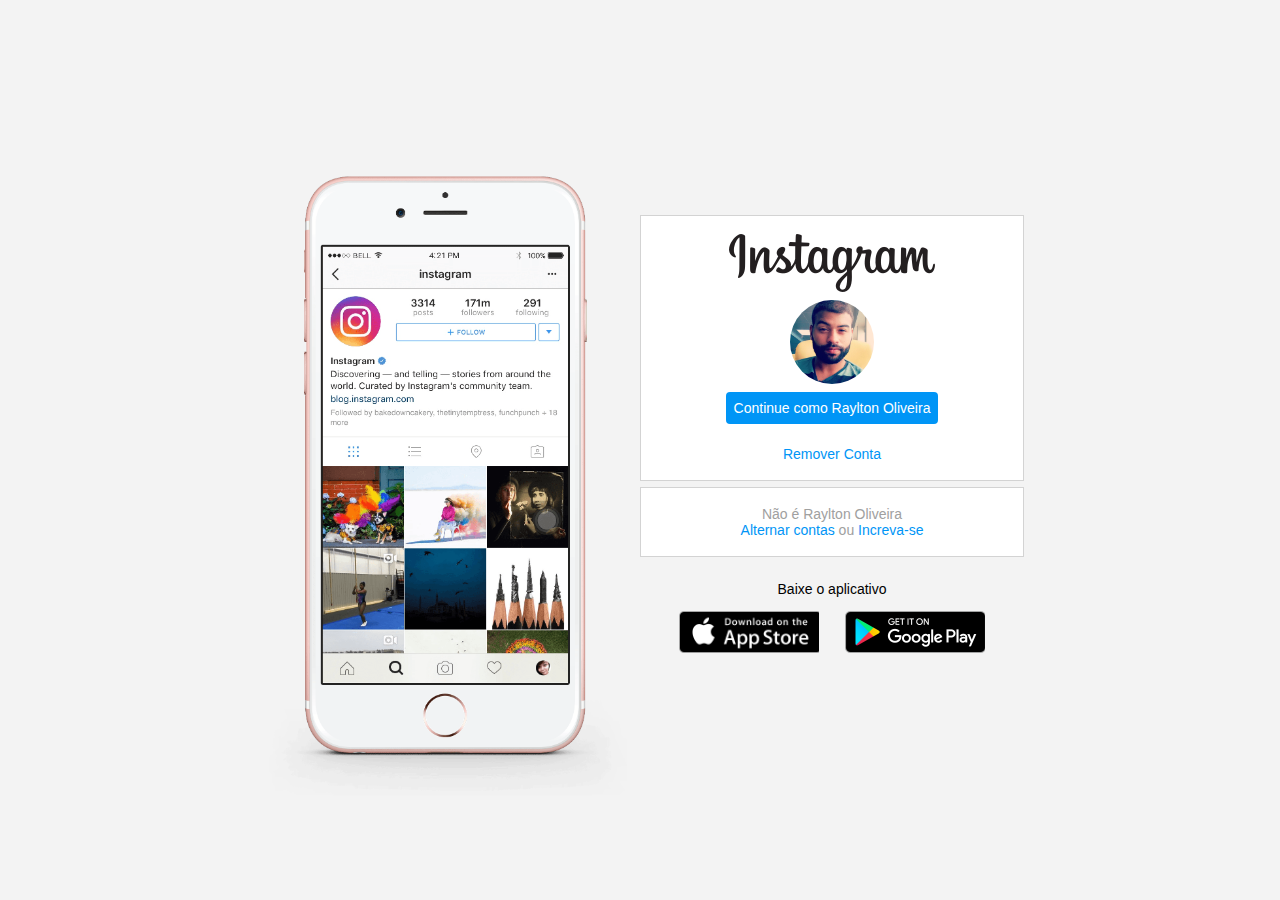
<file: Criando a página inicial do Instagran/assets/index.html>
<!DOCTYPE html>
<html lang="pt-BR">

<head>
    <meta charset="UTF-8">
    <meta http-equiv="X-UA-Compatible" content="IE=edge">
    <meta name="viewport" content="width=device-width, initial-scale=1.0">
    <title>Instagram</title>
    <link rel="stylesheet" href="./css/style.css">
</head>

<body>
    <div class="instagram-wrapper">
        <div class="instagram-phone">
            <img src="img/instagram-celular.png" alt="imagem de celular">
        </div>
        <div class="instagram-continue">
            <div class="group">

                <img src="./img/instagram-logo.png" alt="">
                <div class="profile-photo">
                    <img src="../assets/img/foto.jpg" alt="Foto de perfil">
                </div>
                <a href=" #" class=" instagram-login">Continue como Raylton Oliveira</a>
                <a href="#" class="instagram-logout">Remover Conta</a>
            </div>

            <div class="group">
                <p class="not-account">Não é Raylton Oliveira</p>
                <p class="not-account">
                    <span class="link-blue">Alternar contas</span>
                    ou
                    <span class="link-blue">Increva-se</span>
                </p>
            </div>
            <div class="get-the-app">
                <p class="get-app">Baixe o aplicativo</p>
                <div class="download">
                    <a href="#" class="app-download"></a>
                    <a href="#" class="app-download"></a>

                </div>
            </div>

        </div>
</body>

</html>
</file>
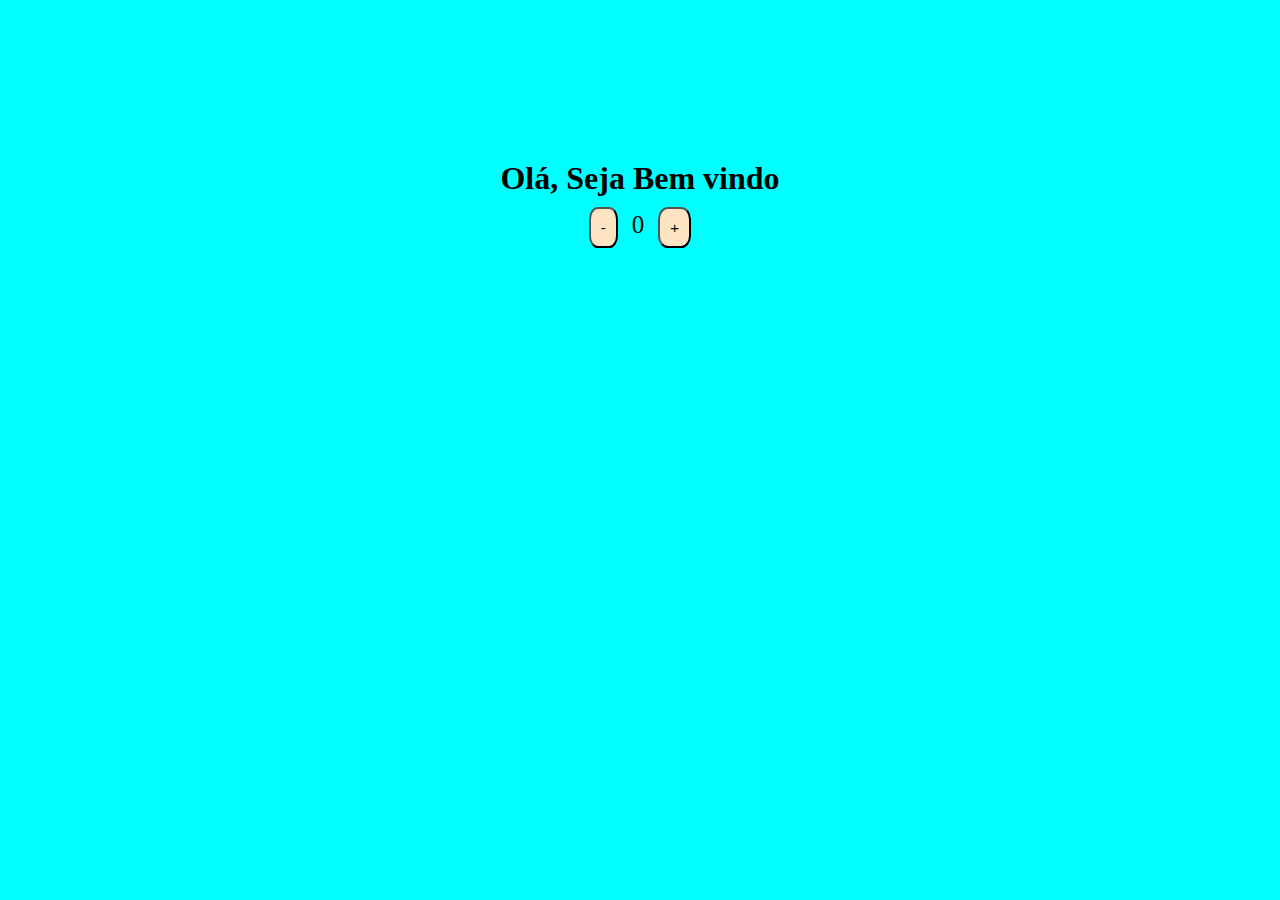
<file: Introdução ao JavaScript/Contador/index.html>
<!DOCTYPE html>
<html lang="pt-br">

<head>
    <meta charset="UTF-8">
    <meta http-equiv="X-UA-Compatible" content="IE=edge">
    <meta name="viewport" content="width=device-width, initial-scale=1.0">
    <title>Contador</title>
    <link rel="stylesheet" href="css/sytle.css">
</head>

<body>
    <div>
        <h1>Olá, Seja Bem vindo</h1>

        <div>
            <button name="subtrair" onclick="decremento()">-</button>
            <span id="contador">0</span>
            <button name="adicionar" onclick="incremento()">+</button>
        </div>

    </div>
    <script src="js/main.js"></script>
</body>

</html>
</file>
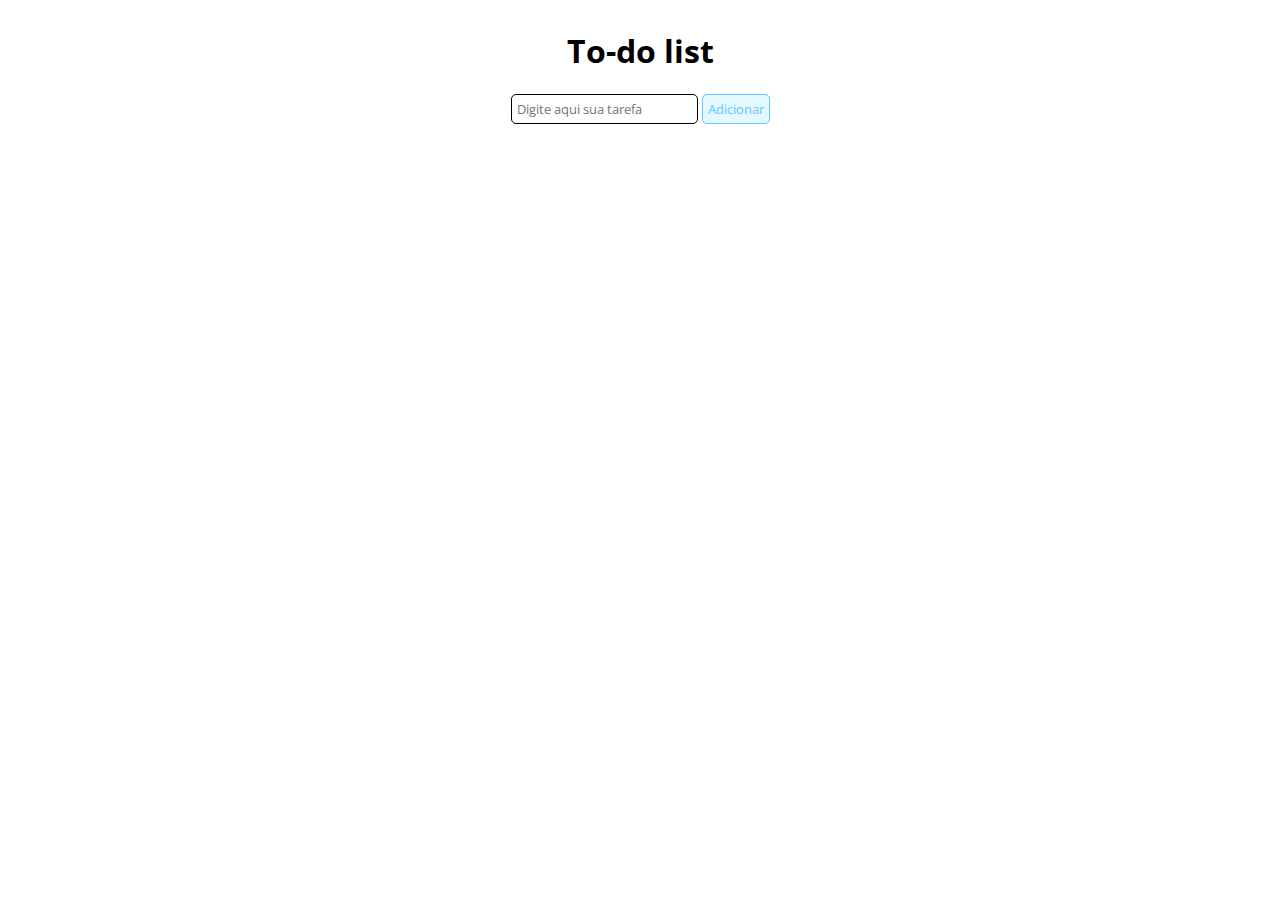
<file: Introdução ao JavaScript/To-do-List/index.html>
<!DOCTYPE html>
<html lang="pt-br">

<head>
    <meta charset="UTF-8">
    <meta http-equiv="X-UA-Compatible" content="IE=edge">
    <meta name="viewport" content="width=device-width, initial-scale=1.0">
    <link rel="stylesheet" href="css/style.css" />
    <title>To-do list</title>
</head>

<body>
    <h1>To-do list</h1>
    <div id="list">
        <form id="task-form">
            <input id="task-input" name="tarefa" type="text" placeholder="Digite aqui sua tarefa" />
            <button type="submit">Adicionar</button>
        </form>
        <div id="tasks"></div>
    </div>

    <script src="js/main.js"></script>
</body>

</html>
</file>
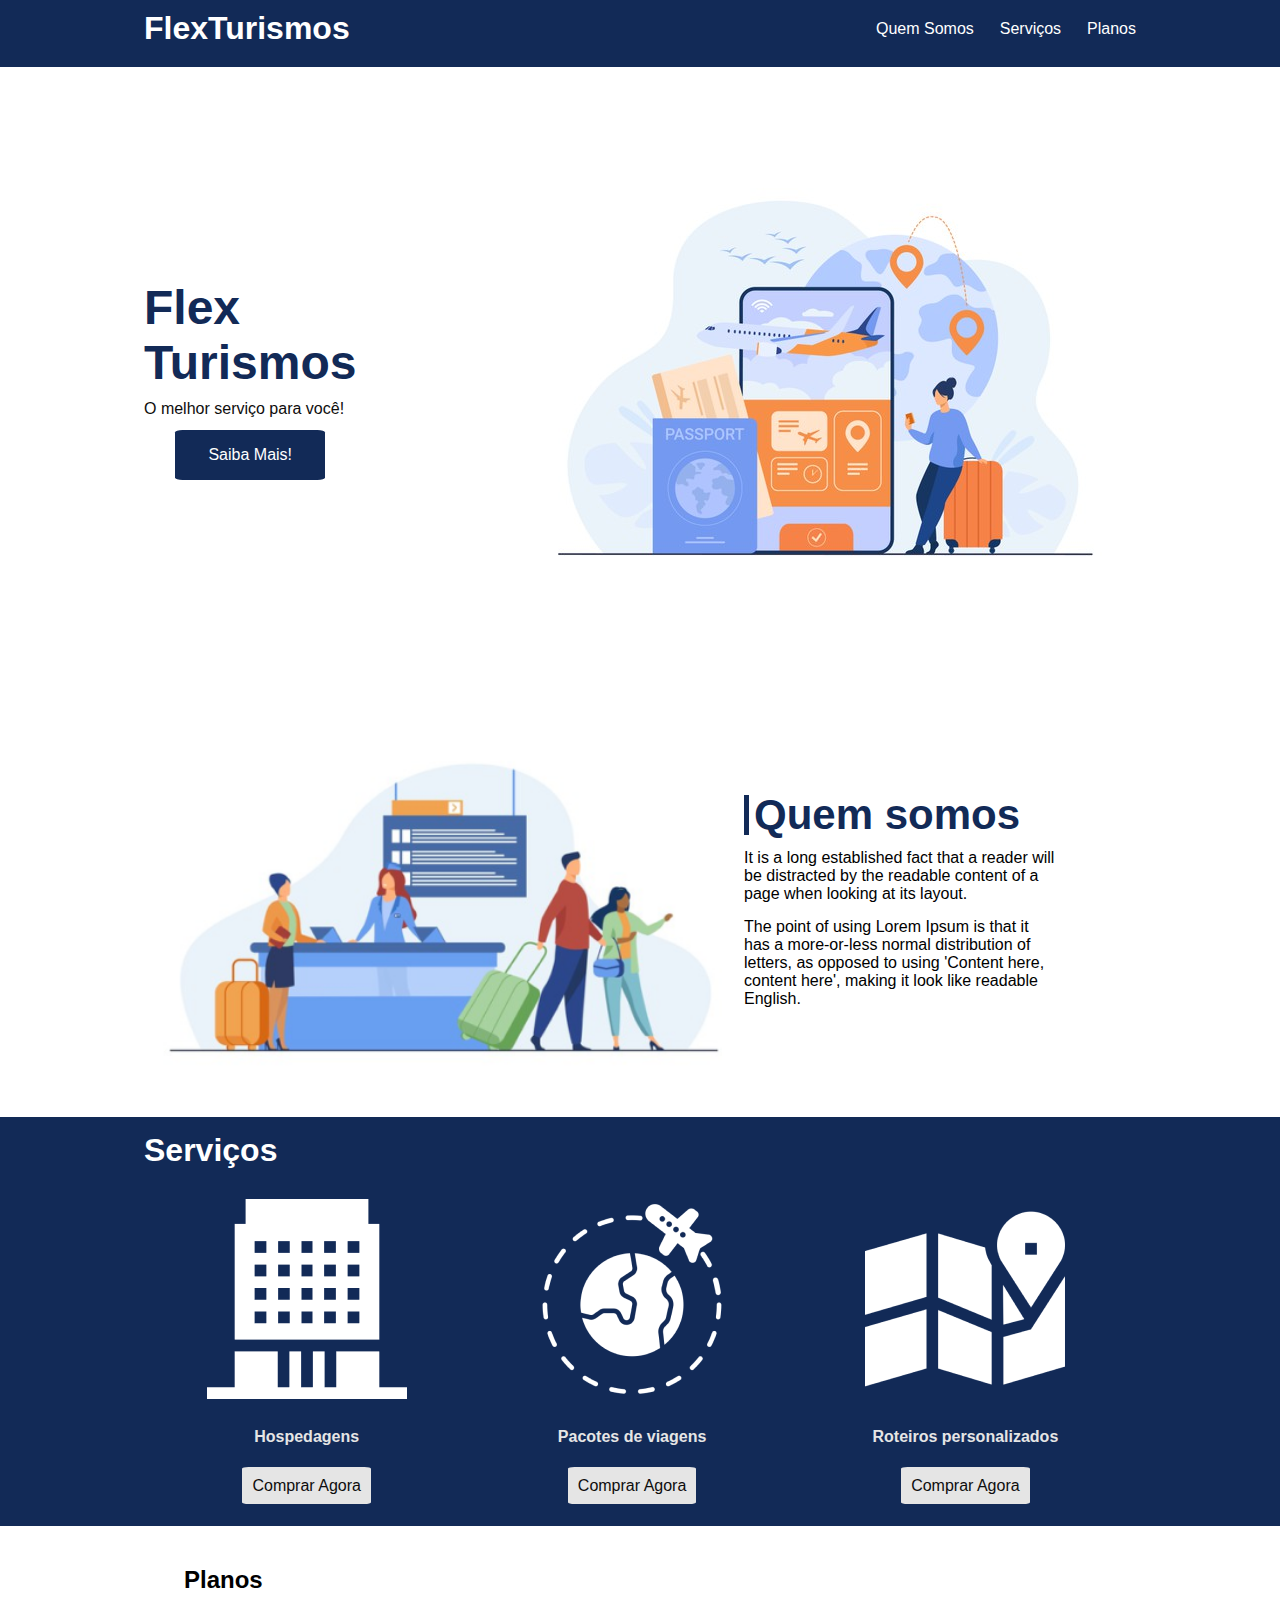
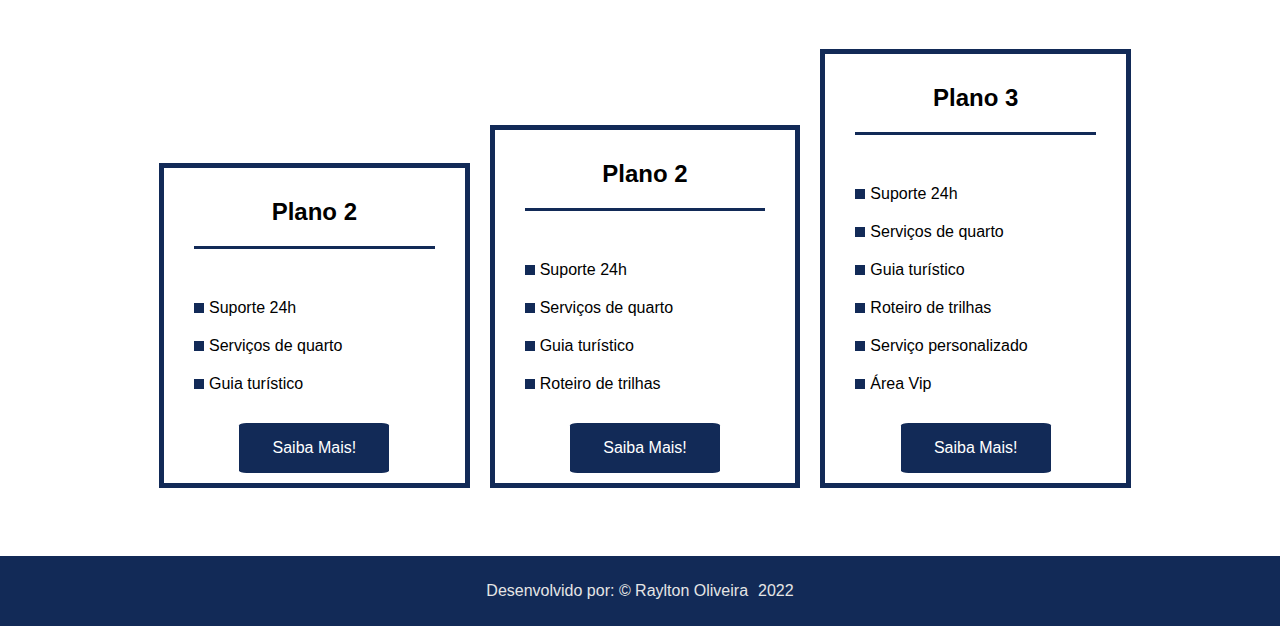
<file: Posicionando Elementos Flexbox CSS/flex-projeto/index.html>
<!DOCTYPE html>
<html lang="pt-br">

<head>
  <meta charset="UTF-8" />
  <meta name="viewport" content="width=device-width, initial-scale=1.0" />
  <title>Flex Turismos</title>
  <link rel="stylesheet" href="./css/style.css" />
  <link rel="stylesheet" href="./css/mediaqueria.css">
</head>

<body>
  <header>
    <div class="flex-container menu">
      <div>
        <h1>FlexTurismos</h1>
      </div>
      <ul class="list-items">
        <li><a href="#quem-somos">Quem Somos</a></li>
        <li><a href="#servicos">Serviços</a></li>
        <li><a href="#planos">Planos</a></li>
      </ul>
    </div>
  </header>

  <div class="flex-container apresentacao">
    <div class="texto-apresentacao">
      <h1><span> Flex</span> <br />Turismos</h1>
      <p>O melhor serviço para você!</p>
      <a href="#" class="btn">Saiba Mais!</a>
    </div>

    <div>
      <div>
        <img src="./images/0-main.png" alt="banner de apresentação" />
      </div>
    </div>
  </div>

  <div class="flex-container" id="quem-somos">
    <div class="titulo-quemSomos">
      <h2>Quem somos</h2>
      <p>
        It is a long established fact that a reader will be distracted by the
        readable content of a page when looking at its layout.
      </p>
      <p>
        The point of using Lorem Ipsum is that it has a more-or-less normal
        distribution of letters, as opposed to using 'Content here, content
        here', making it look like readable English.
      </p>
    </div>
    <div>
      <img class="imagem-quemSomos" src="./images/1-quem-somos.png" alt="balcão de atendimento" />
    </div>
  </div>

  <div class="container-externo">
    <div class="flex-container" id="servicos">
      <h2>Serviços</h2>
    </div>

    <div class="flex-container lista-servicos">
      <div class="items-servicos">
        <div>
          <img src="./images/icon-2.png" alt="hospedagens" />
        </div>
        <p>Hospedagens</p>
        <a href="#" class="btn-servicos">Comprar Agora</a>
      </div>

      <div class="items-servicos">
        <div>
          <img src="./images/icon-1.png" alt="pacote de viagens" />
        </div>
        <p>Pacotes de viagens</p>
        <a href="#" class="btn-servicos">Comprar Agora</a>
      </div>

      <div class="items-servicos">
        <div>
          <img src="./images/icon-3.png" alt="roteiros personalizados" />
        </div>
        <p>Roteiros personalizados</p>
        <a href="#" class="btn-servicos">Comprar Agora</a>
      </div>
    </div>
  </div>

  <div class="flex-container" id="planos">
    <div>
      <h2>Planos</h2>
    </div>
    <div class="lista-planos">
      <div class="item-plano">
        <h3>Plano 2</h3>
        <ul>
          <li>Suporte 24h</li>
          <li>Serviços de quarto</li>
          <li>Guia turístico</li>
        </ul>
        <a href="#" class="btn">Saiba Mais!</a>
      </div>

      <div class="item-plano">
        <h3>Plano 2</h3>
        <ul>
          <li>Suporte 24h</li>
          <li>Serviços de quarto</li>
          <li>Guia turístico</li>
          <li>Roteiro de trilhas</li>
        </ul>
        <a href="#" class="btn">Saiba Mais!</a>
      </div>

      <div class="item-plano">
        <h3>Plano 3</h3>
        <ul>
          <li>Suporte 24h</li>
          <li>Serviços de quarto</li>
          <li>Guia turístico</li>
          <li>Roteiro de trilhas</li>
          <li>Serviço personalizado</li>
          <li>Área Vip</li>
        </ul>
        <a href="#" class="btn">Saiba Mais!</a>
      </div>
    </div>
  </div>

  <footer>
    <div class="flex-container rodape">
      <p>Desenvolvido por: &copy; Raylton Oliveira</p>
      <p> 2022</p>
    </div>
  </footer>
</body>

</html>
</file>
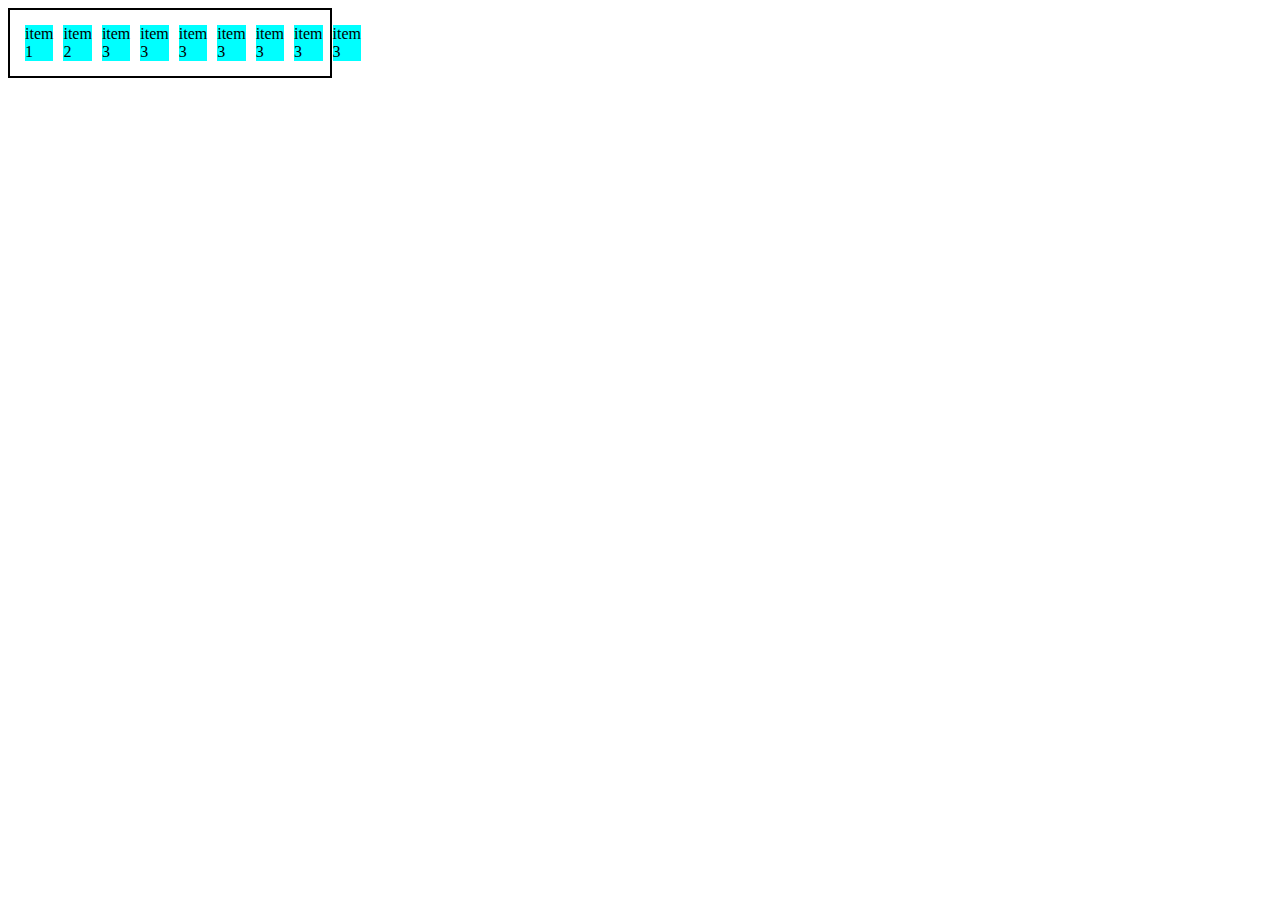
<file: Posicionando Elementos Flexbox CSS/Projeto Flexbox/Aulas/0-display-flex.html>
<!DOCTYPE html>
<html lang="en">

<head>
    <meta charset="UTF-8">
    <meta name="viewport" content="width=device-width, initial-scale=1.0">
    <title>Fundamentos - display flex</title>
    <style>
        .flex {
            max-width: 300px;
            padding: 10px;
            border: 2px solid black;
            display: flex;
        }

        .item {
            background-color: aqua;
            margin: 5px;
        }
    </style>
</head>

<body>
    <div class="flex">
        <div class="item">item 1</div>
        <div class="item">item 2</div>
        <div class="item">item 3</div>
        <div class="item">item 3</div>
        <div class="item">item 3</div>
        <div class="item">item 3</div>
        <div class="item">item 3</div>
        <div class="item">item 3</div>
        <div class="item">item 3</div>
    </div>
</body>

</html>
</file>
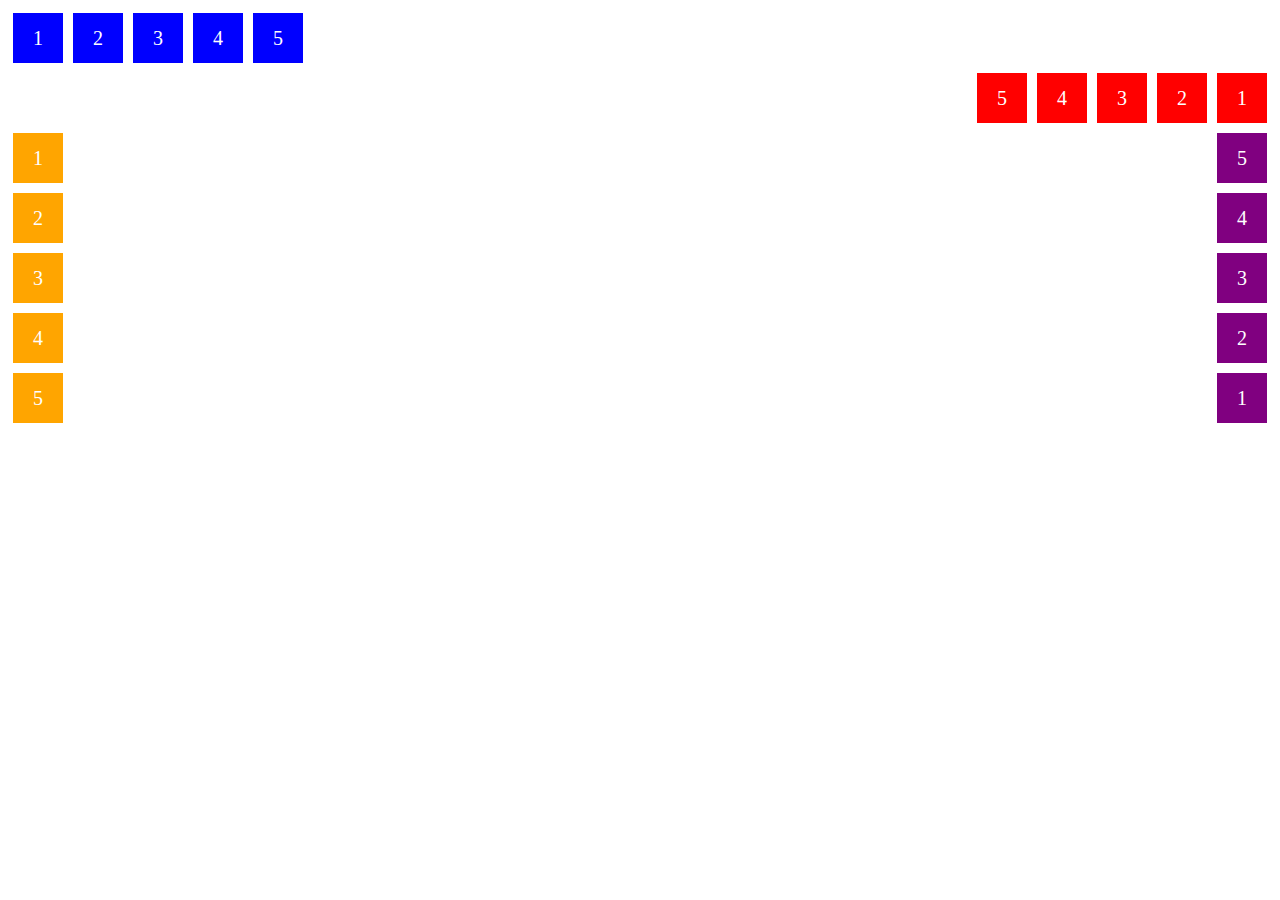
<file: Posicionando Elementos Flexbox CSS/Projeto Flexbox/Aulas/1-flex-direction.html>
<!DOCTYPE html>
<html lang="en">

<head>
    <meta charset="UTF-8">
    <meta name="viewport" content="width=device-width, initial-scale=1.0">
    <title>Fundamentos - Flex direction</title>

    <style>
        .flex-container {
            margin: 0;
            padding: 0;
            display: flex;
            list-style: none;
        }

        .flex-item {
            background: blue;
            height: 50px;
            width: 50px;
            line-height: 50px;
            font-size: 20px;
            color: white;
            text-align: center;
            margin: 5px;
        }

        .row {
            flex-direction: row;
        }

        .row-reverse {
            flex-direction: row-reverse;
        }

        .row-reverse li {
            background-color: red;
        }

        .column {
            float: left;
            flex-direction: column;
        }

        .column li {
            background: orange;
        }

        .column-reverse {
            float: right;
            flex-direction: column-reverse;
        }

        .column-reverse li {
            background: purple;
        }
    </style>
</head>

<body>
    <ul class="flex-container row">
        <li class="flex-item">1</li>
        <li class="flex-item">2</li>
        <li class="flex-item">3</li>
        <li class="flex-item">4</li>
        <li class="flex-item">5</li>
    </ul>

    <ul class="flex-container row-reverse">
        <li class="flex-item">1</li>
        <li class="flex-item">2</li>
        <li class="flex-item">3</li>
        <li class="flex-item">4</li>
        <li class="flex-item">5</li>
    </ul>

    <ul class="flex-container column">
        <li class="flex-item">1</li>
        <li class="flex-item">2</li>
        <li class="flex-item">3</li>
        <li class="flex-item">4</li>
        <li class="flex-item">5</li>
    </ul>

    <ul class="flex-container column-reverse">
        <li class="flex-item">1</li>
        <li class="flex-item">2</li>
        <li class="flex-item">3</li>
        <li class="flex-item">4</li>
        <li class="flex-item">5</li>
    </ul>
</body>

</html>
</file>
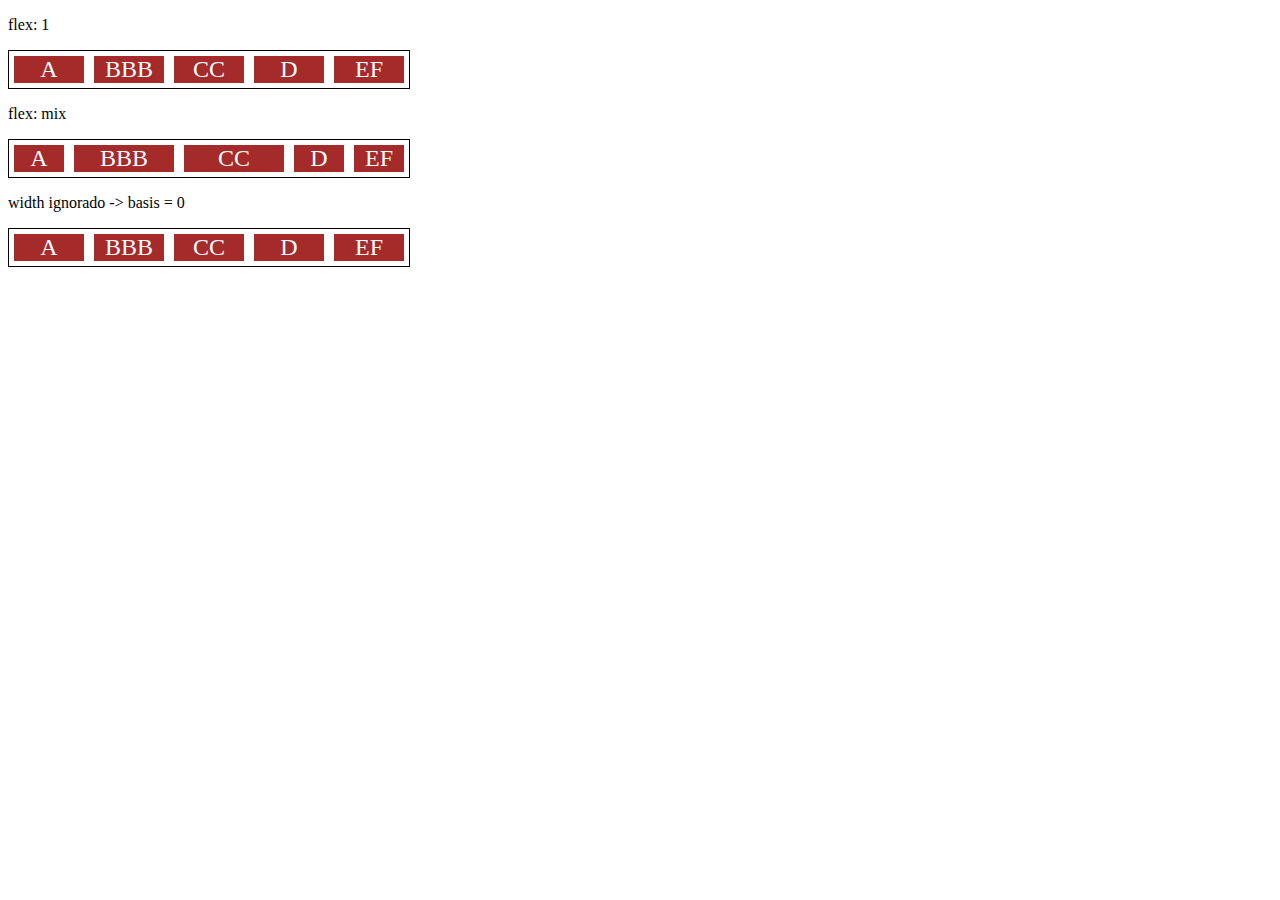
<file: Posicionando Elementos Flexbox CSS/Projeto Flexbox/Aulas/10-flex.html>
<!DOCTYPE html>
<html lang="en">
<head>
    <meta charset="UTF-8">
    <meta name="viewport" content="width=device-width, initial-scale=1.0">
    <title>Fundamentos - flex</title>
    <style>
        .flex-container{
            display: flex;
            border: 1px solid black;
            max-width: 400px;
            margin-bottom: 10px;
        }

        .item{
            background-color: brown;
            color: white;
            font-size: 24px;
            text-align: center;
            margin: 5PX;
        }

        .flex-1{
            flex: 1; 
            /* grow = 1, shrink = 1, basis = 0 */
        }

        .largura{
            width: 200px;
            /* min-width: 250px; */
        }

        .flex-2{
            flex: 2; 
            /* grow = 2, shrink = 1, basis = 0 */
        }

    </style>
</head>
<body>
    <p>flex: 1</p>
    <div class="flex-container">
        <div class="item flex-1">A</div>
        <div class="item flex-1">BBB</div>
        <div class="item flex-1">CC</div>
        <div class="item flex-1">D</div>
        <div class="item flex-1">EF</div>
    </div>

    <p>flex: mix</p>
    <div class="flex-container">
        <div class="item flex-1">A</div>
        <div class="item flex-2">BBB</div>
        <div class="item flex-2">CC</div>
        <div class="item flex-1">D</div>
        <div class="item flex-1">EF</div>
    </div>

    <p>width ignorado -> basis = 0</p>

    <div class="flex-container">
        <div class="item flex-1 largura">A</div>
        <div class="item flex-1 largura">BBB</div>
        <div class="item flex-1 largura">CC</div>
        <div class="item flex-1 largura">D</div>
        <div class="item flex-1 largura">EF</div>
    </div>
</body>
</html>
</file>
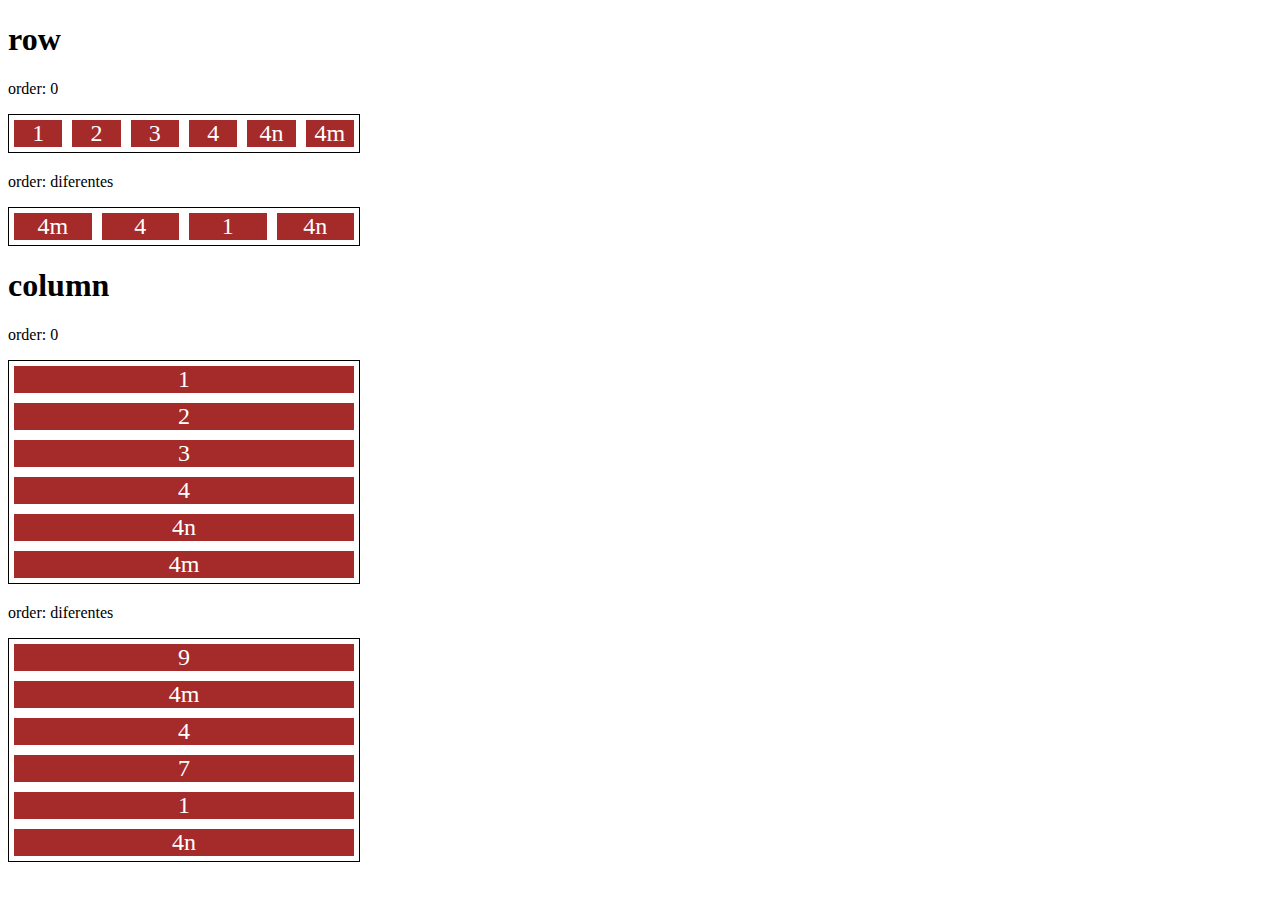
<file: Posicionando Elementos Flexbox CSS/Projeto Flexbox/Aulas/11-order.html>
<!DOCTYPE html>
<html lang="en">
<head>
    <meta charset="UTF-8">
    <meta name="viewport" content="width=device-width, initial-scale=1.0">
    <title>Fundamentos - order</title>

    <style>
        .flex-container{
            display: flex;
            max-width: 350px;
            border: 1px solid black;
            margin-bottom: 20px;
        }

        .item{
            flex: 1;
            background: brown;
            color: white;
            text-align: center;
            font-size: 24px;
            margin: 5px;
        }
        .o1{
            order: 1;
        }

        .o2{
            order: 2;
        }

        .o3{
            order: 3;
        }

        .o4{
            order: 4;
        }

        .direction{
            flex-direction: column;
        }
    </style>
</head>
<body>
    <h1>row</h1>
    <p>order: 0</p>
    <div class="flex-container">
        <div class="item">1</div>
        <div class="item">2</div>
        <div class="item">3</div>
        <div class="item">4</div>
        <div class="item">4n</div>
        <div class="item">4m</div>
    </div>

    <p>order: diferentes</p>
    <div class="flex-container">
        <div class="item o3">1</div>
        <div class="item o2">4</div>
        <div class="item o3">4n</div>
        <div class="item o1">4m</div>
    </div>


    <h1>column</h1>
    <p>order: 0</p>
    <div class="flex-container direction">
        <div class="item">1</div>
        <div class="item">2</div>
        <div class="item">3</div>
        <div class="item">4</div>
        <div class="item">4n</div>
        <div class="item">4m</div>
    </div>

    <p>order: diferentes</p>
    <div class="flex-container direction">
        <div class="item o3">7</div>
        <div class="item o1">9</div>
        <div class="item o3">1</div>
        <div class="item o2">4</div>
        <div class="item o3">4n</div>
        <div class="item o1">4m</div>
    </div>
</body>
</html>
</file>
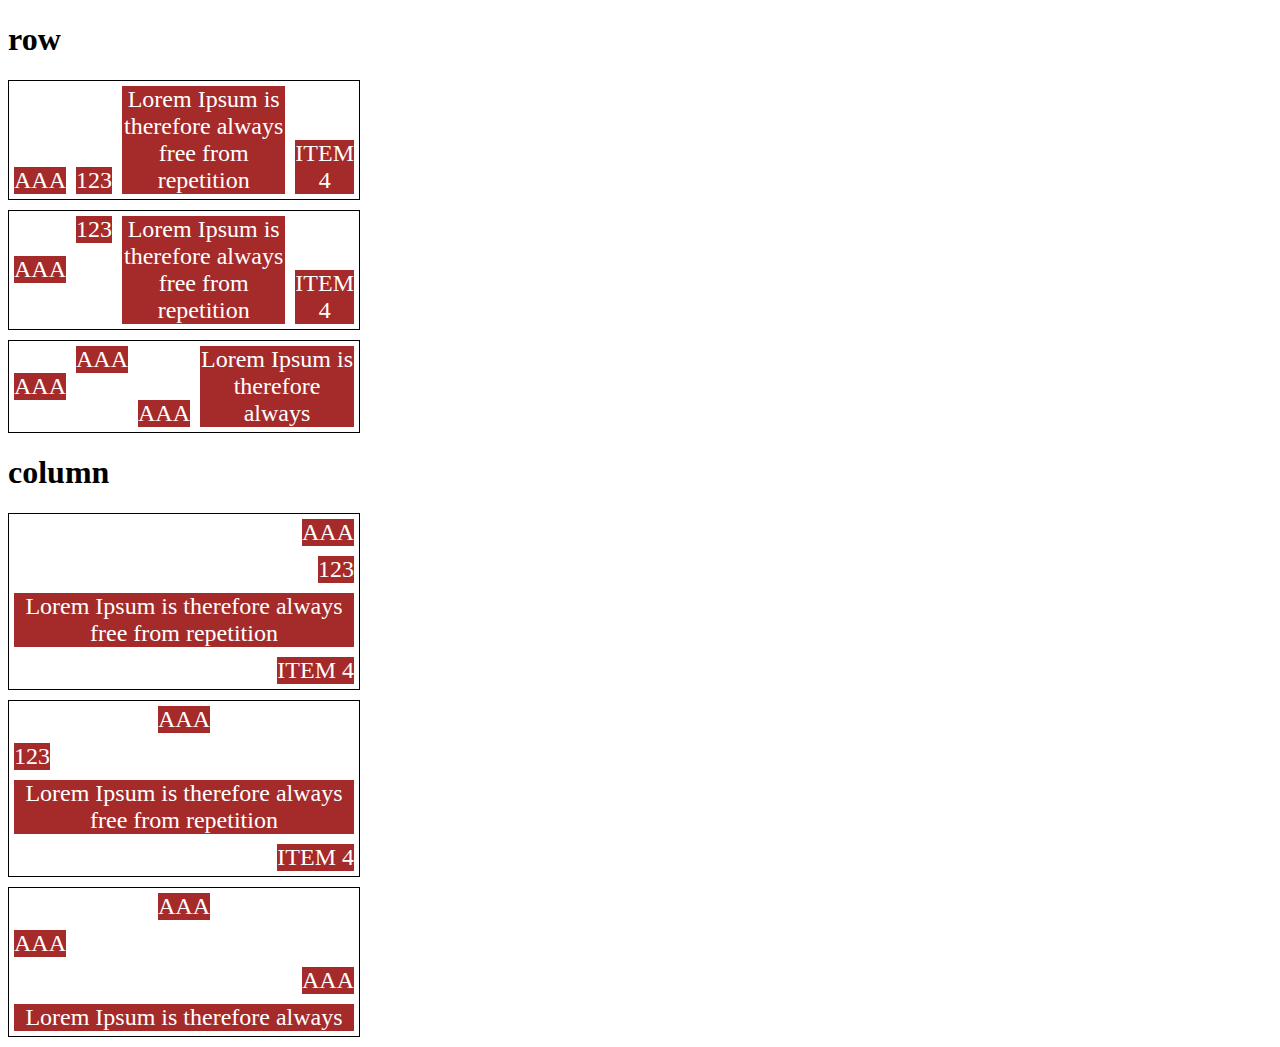
<file: Posicionando Elementos Flexbox CSS/Projeto Flexbox/Aulas/13-align-self.html>
<!DOCTYPE html>
<html lang="en">
<head>
    <meta charset="UTF-8">
    <meta name="viewport" content="width=device-width, initial-scale=1.0">
    <title>Fundamnetos - align self</title>

    <style>
        .flex-container{
            max-width: 350px;
            border: 1px solid;
            margin-bottom: 10px;
            display: flex;
        }

        .align-container{
            align-items: flex-end;
        }

        .item{
            background-color: brown;
            color: white;
            font-size: 24px;
            text-align: center;
            margin: 5px;
        }

        .center{
            align-self: center;
        }

        .start{
            align-self: flex-start;
        }

        .end{
            align-self: flex-end;
        }

        .baseline{
            align-self: baseline;
        }

        .stretch{
            align-self: stretch;
        }

        .auto{
            align-self: auto;
        }

        .direction{
            flex-direction: column;
        }
    </style>
</head>
<body>

    <h1>row</h1>
    <section class="flex-container align-container">
        <div class="item auto">AAA</div>
        <div class="item auto">123</div>
        <div class="item auto">Lorem Ipsum is therefore always free from repetition</div>
        <div class="item auto">ITEM 4</div>
    </section>

    <section class="flex-container">
        <div class="item center">AAA</div>
        <div class="item start">123</div>
        <div class="item stretch">Lorem Ipsum is therefore always free from repetition</div>
        <div class="item end">ITEM 4</div>
    </section>

    <section class="flex-container">
        <div class="item center">AAA</div>
        <div class="item start">AAA</div>
        <div class="item end">AAA</div>
        <div class="item stretch">Lorem Ipsum is therefore always</div>
    </section>

    <h1>column</h1>

    <section class="flex-container align-container direction">
        <div class="item auto">AAA</div>
        <div class="item auto">123</div>
        <div class="item auto">Lorem Ipsum is therefore always free from repetition</div>
        <div class="item auto">ITEM 4</div>
    </section>

    <section class="flex-container direction">
        <div class="item center">AAA</div>
        <div class="item start">123</div>
        <div class="item stretch">Lorem Ipsum is therefore always free from repetition</div>
        <div class="item end">ITEM 4</div>
    </section>

    <section class="flex-container direction">
        <div class="item center">AAA</div>
        <div class="item start">AAA</div>
        <div class="item end">AAA</div>
        <div class="item stretch">Lorem Ipsum is therefore always</div>
    </section>
    
    
</body>
</html>
</file>
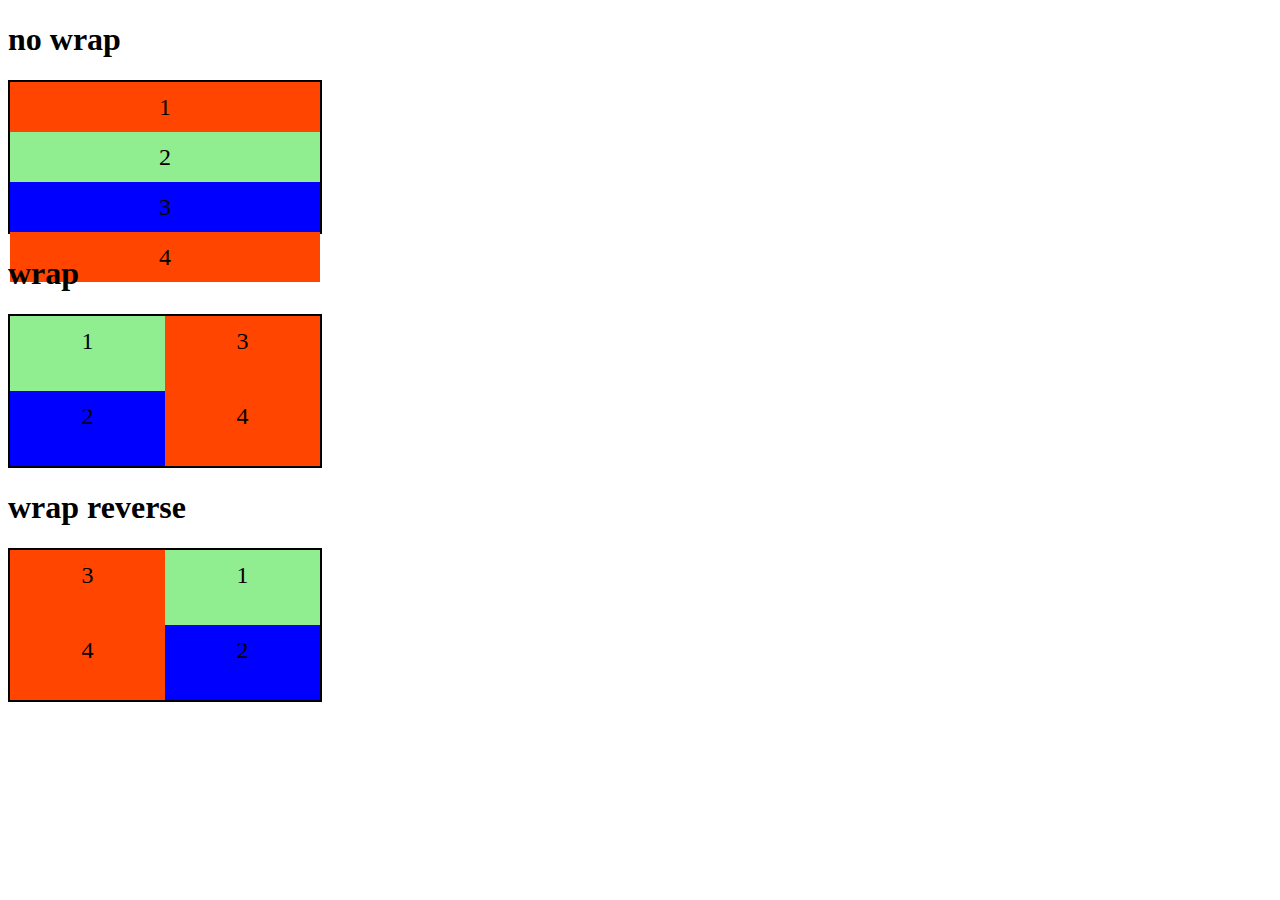
<file: Posicionando Elementos Flexbox CSS/Projeto Flexbox/Aulas/2-flex-wrap.html>
<!DOCTYPE html>
<html lang="en">
<head>
    <meta charset="UTF-8">
    <meta name="viewport" content="width=device-width, initial-scale=1.0">
    <title>Fundamentos - flex wrap</title>

    <style>
        .flex-container{
            display: flex;
            flex-direction: column;
            height: 150px;
            border: 2px solid black;
            max-width: 310px;
        }

        .item{
            font-size: 24px;
            height: 50%;
            text-align: center;
            min-width: 100px;
            line-height: 50px;
        }

        .nowrap{
            flex-wrap: nowrap;
        }

        .wrap{
            flex-wrap: wrap;
        }

        .wrap-reverse{
            flex-wrap: wrap-reverse;
        }

        .blue{
            background-color: blue;
        }

        .green{
            background-color: lightgreen;
        }

        .orange{
            background-color: orangered;
        }
    </style>
</head>
<body>
    <h1>no wrap</h1>

    <div class="flex-container nowrap">
        <div class="item orange">1</div>
        <div class="item green">2</div>
        <div class="item blue">3</div>
        <div class="item orange">4</div>
    </div>

    <h1>wrap</h1>

    <div class="flex-container wrap">
        <div class="item green">1</div>
        <div class="item blue">2</div>
        <div class="item orange">3</div>
        <div class="item orange">4</div>
    </div>

    <h1>wrap reverse</h1>

    <div class="flex-container wrap-reverse">
        <div class="item green">1</div>
        <div class="item blue">2</div>
        <div class="item orange">3</div>
        <div class="item orange">4</div>
    </div>


</body>
</html>
</file>
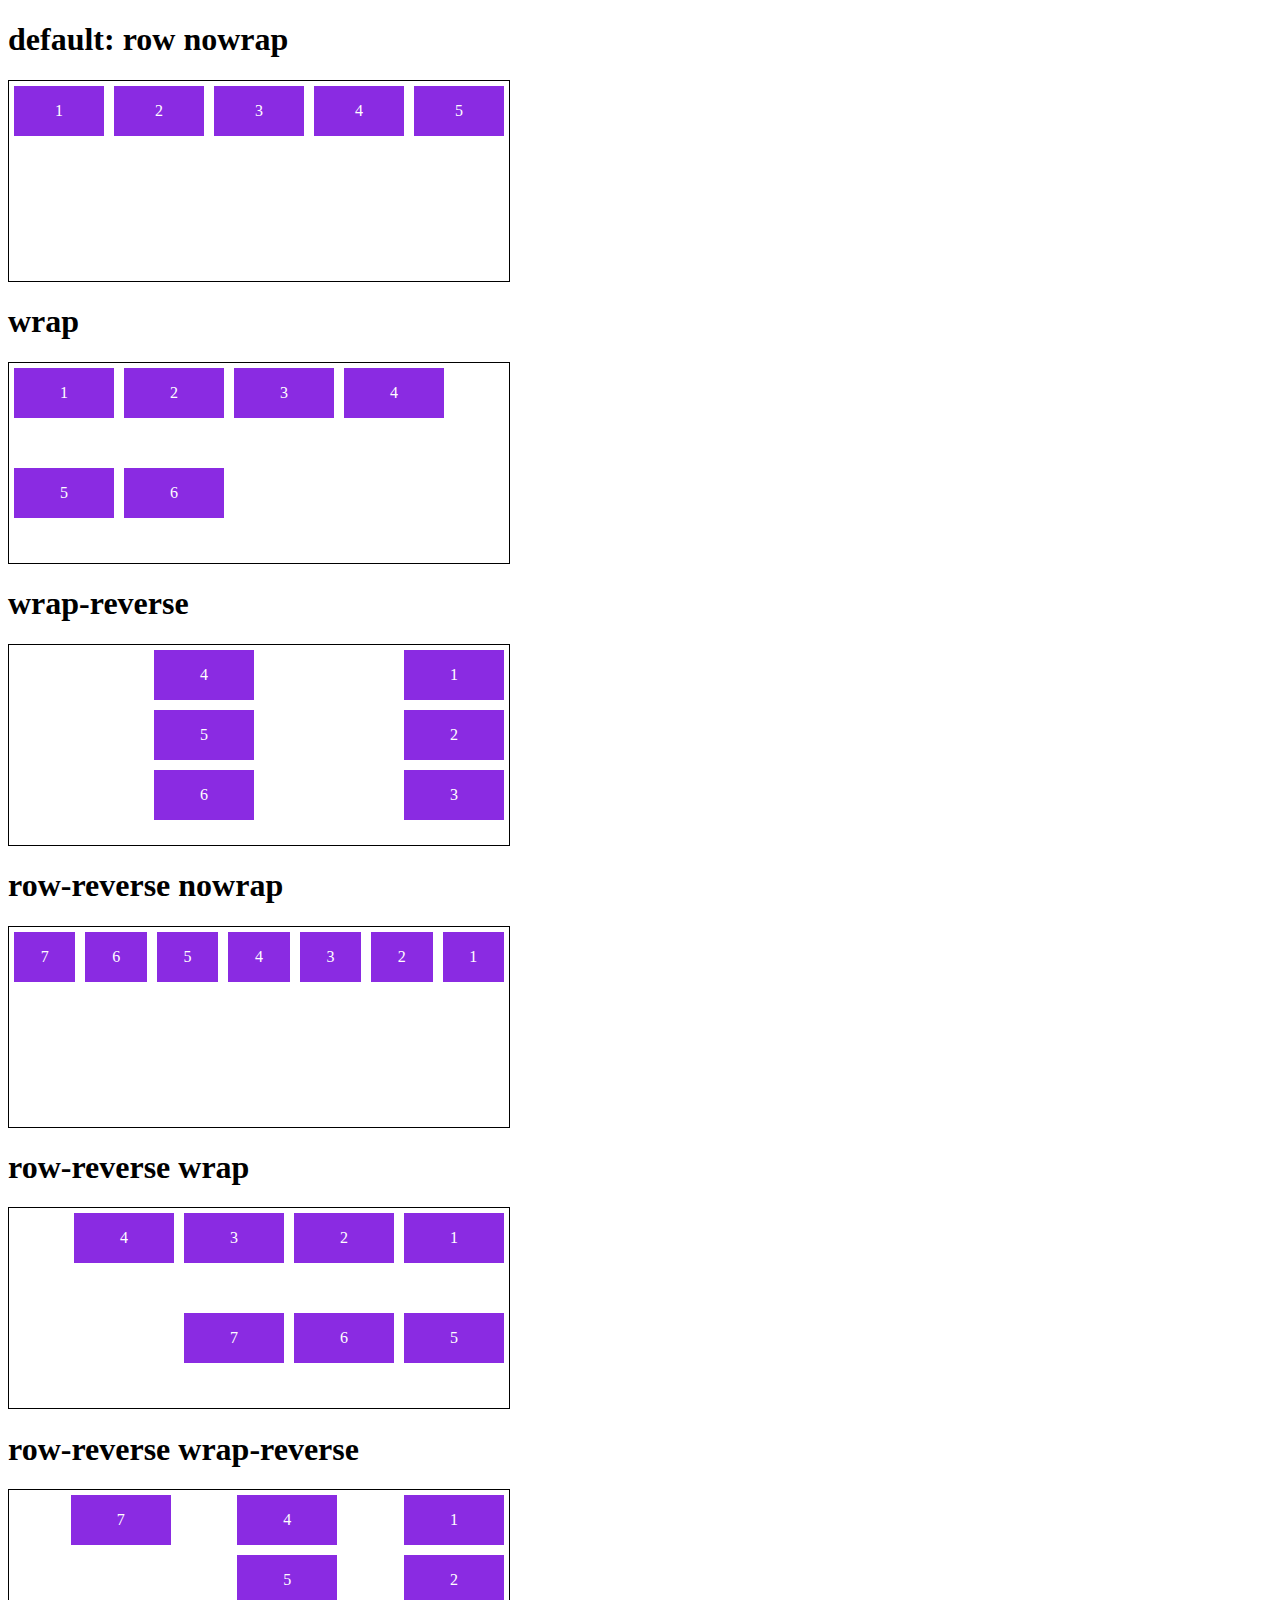
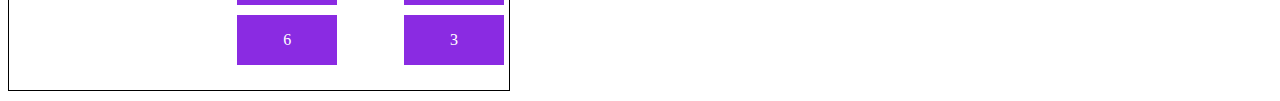
<file: Posicionando Elementos Flexbox CSS/Projeto Flexbox/Aulas/3-flex-flow.html>
<!DOCTYPE html>
<html lang="en">
<head>
    <meta charset="UTF-8">
    <meta name="viewport" content="width=device-width, initial-scale=1.0">
    <title>Fundamentos - flex flow</title>

    <style>
        .flex-container{
            display: flex;
            border: 1px solid black;
            max-width: 500px;
            margin-bottom: 10px;
            height: 200px;
        }

        .default{
            flex-flow: row nowrap;
        }

        .wrap{
            flex-flow: row wrap;
        }

        .wrap-reverse{
            flex-flow: column wrap-reverse;
        }

        .r-nowrap{
            flex-flow: row-reverse nowrap;
        }

        .r-wrap{
            flex-flow: row-reverse wrap;
        }

        .rr-wrap{
            flex-flow: column wrap-reverse;
        }

        .item{
            background-color: blueviolet;
            margin: 5px;
            color: white;
            text-align: center;
            width: 100px;
            height: 50px;
            line-height: 50px;
        }
    </style>
</head>
<body>
    <h1>default: row nowrap</h1>
    <div class="flex-container default">
        <div class="item">1</div>
        <div class="item">2</div>
        <div class="item">3</div>
        <div class="item">4</div>
        <div class="item">5</div>
    </div>

    <h1>wrap</h1>
    <div class="flex-container wrap">
        <div class="item">1</div>
        <div class="item">2</div>
        <div class="item">3</div>
        <div class="item">4</div>
        <div class="item">5</div>
        <div class="item">6</div>
    </div>

    <h1>wrap-reverse</h1>
    <div class="flex-container wrap-reverse">
        <div class="item">1</div>
        <div class="item">2</div>
        <div class="item">3</div>
        <div class="item">4</div>
        <div class="item">5</div>
        <div class="item">6</div>
    </div>

    <h1>row-reverse nowrap</h1>
    <div class="flex-container r-nowrap">
        <div class="item">1</div>
        <div class="item">2</div>
        <div class="item">3</div>
        <div class="item">4</div>
        <div class="item">5</div>
        <div class="item">6</div>
        <div class="item">7</div>
    </div>

    <h1>row-reverse wrap</h1>
    <div class="flex-container r-wrap">
        <div class="item">1</div>
        <div class="item">2</div>
        <div class="item">3</div>
        <div class="item">4</div>
        <div class="item">5</div>
        <div class="item">6</div>
        <div class="item">7</div>
    </div>

    <h1>row-reverse wrap-reverse</h1>
    <div class="flex-container rr-wrap">
        <div class="item">1</div>
        <div class="item">2</div>
        <div class="item">3</div>
        <div class="item">4</div>
        <div class="item">5</div>
        <div class="item">6</div>
        <div class="item">7</div>
    </div>
</body>
</html>
</file>
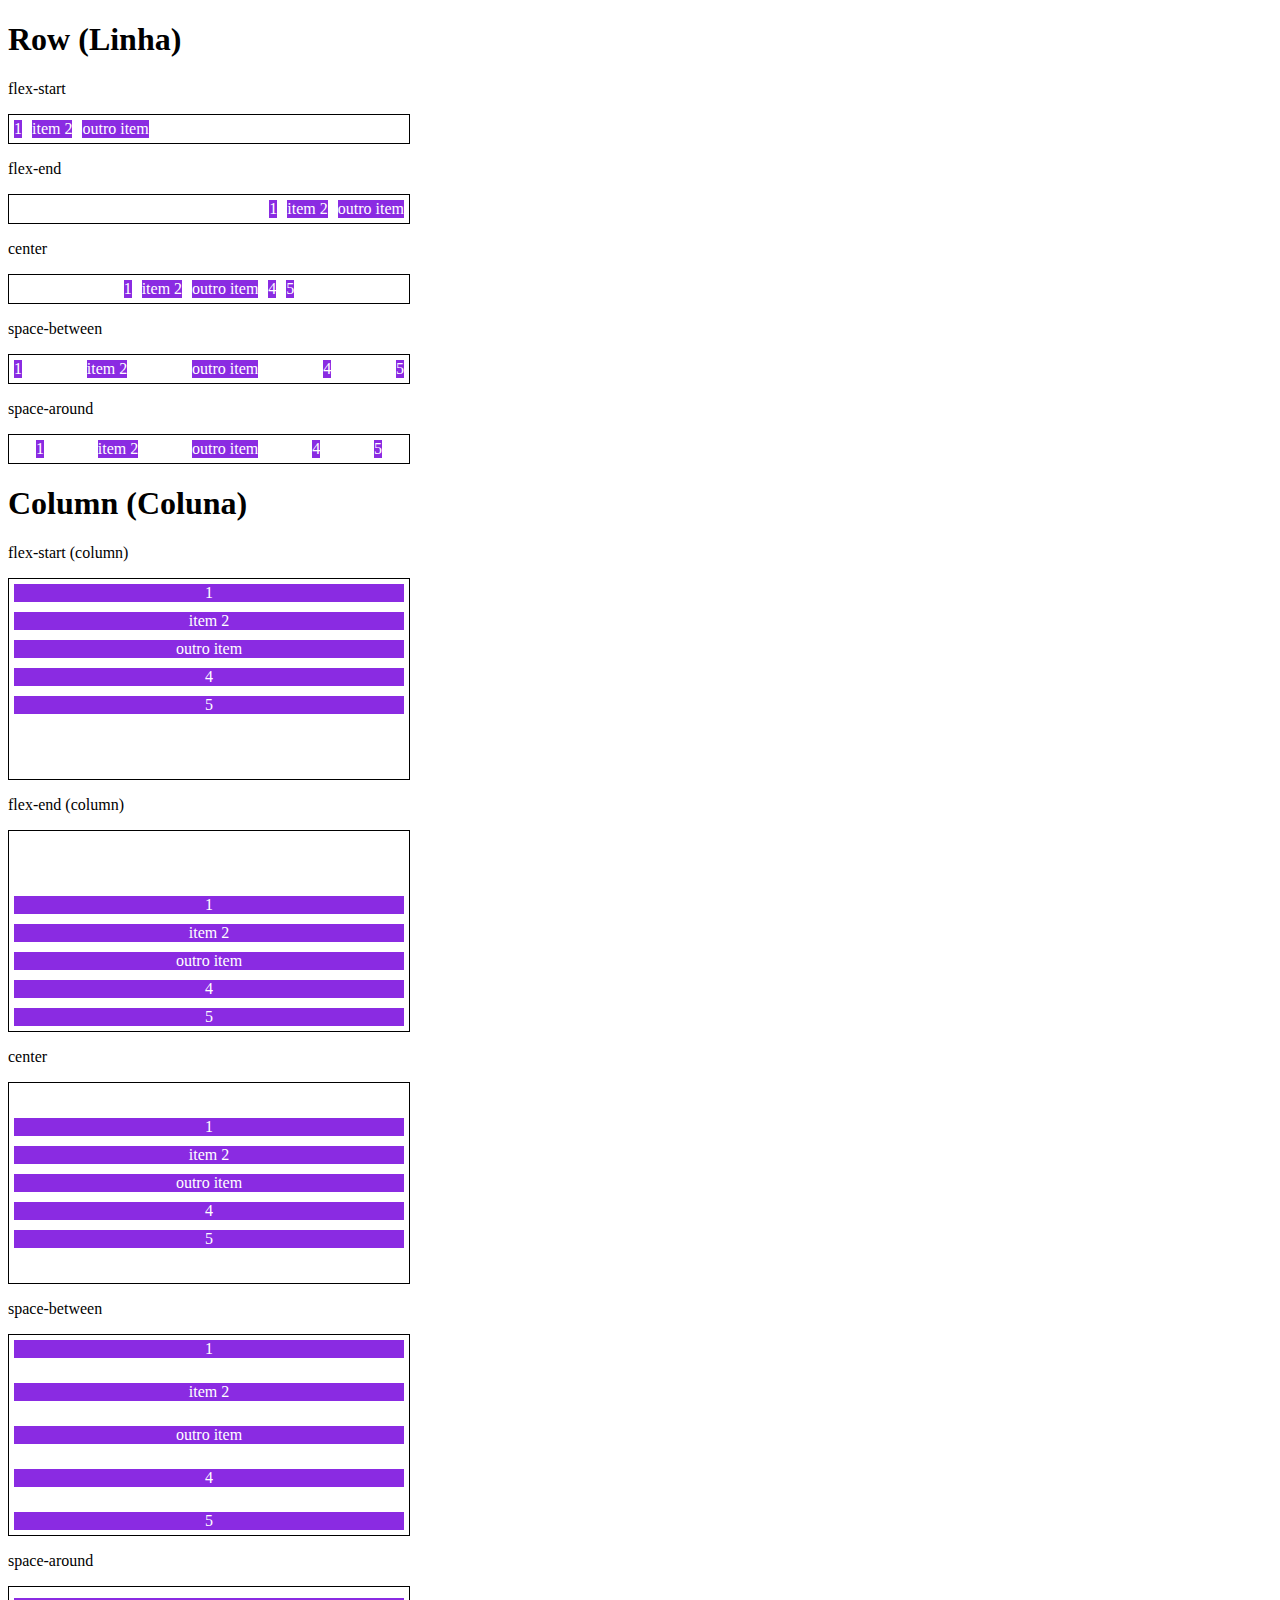
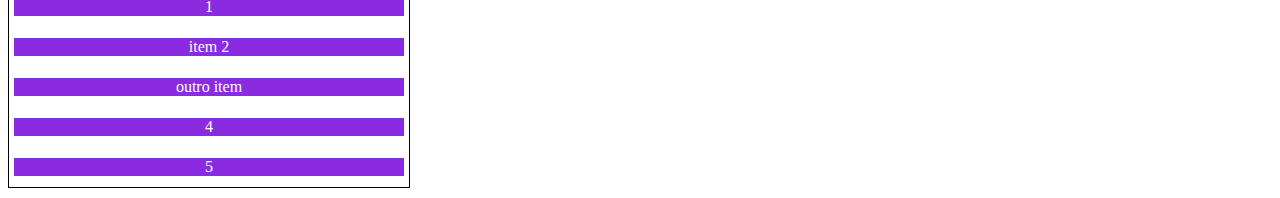
<file: Posicionando Elementos Flexbox CSS/Projeto Flexbox/Aulas/4-justify-content.html>
<!DOCTYPE html>
<html lang="en">

<head>
    <meta charset="UTF-8">
    <meta name="viewport" content="width=device-width, initial-scale=1.0">
    <title>Fundamentos - justify-content</title>
    <style>
        .container {
            max-width: 400px;
            border: 1px solid black;
            margin: 0;
            display: flex;
            margin-bottom: 10px;
        }

        .item {
            background-color: blueviolet;
            margin: 5px;
            text-align: center;
            color: white;
        }

        .flex-start {
            justify-content: flex-start;
        }

        .flex-end {
            justify-content: flex-end;
        }

        .center {
            justify-content: center;
        }

        .space-between {
            justify-content: space-between;
        }

        .space-around {
            justify-content: space-around;
        }

        .column {
            flex-direction: column;
            min-height: 200px;
        }
    </style>
</head>

<body>
    <h1>Row (Linha)</h1>
    <p>flex-start</p>
    <section class="container flex-start">
        <div class="item">1</div>
        <div class="item">item 2</div>
        <div class="item">outro item</div>
    </section>

    <p>flex-end</p>
    <section class="container flex-end">
        <div class="item">1</div>
        <div class="item">item 2</div>
        <div class="item">outro item</div>
    </section>

    <p>center</p>
    <section class="container center">
        <div class="item">1</div>
        <div class="item">item 2</div>
        <div class="item">outro item</div>
        <div class="item">4</div>
        <div class="item">5</div>
    </section>

    <p>space-between</p>
    <section class="container space-between">
        <div class="item">1</div>
        <div class="item">item 2</div>
        <div class="item">outro item</div>
        <div class="item">4</div>
        <div class="item">5</div>
    </section>

    <p>space-around</p>
    <section class="container space-around">
        <div class="item">1</div>
        <div class="item">item 2</div>
        <div class="item">outro item</div>
        <div class="item">4</div>
        <div class="item">5</div>
    </section>

    <h1>Column (Coluna)</h1>

    <p>flex-start (column)</p>
    <section class="container flex-start column">
        <div class="item">1</div>
        <div class="item">item 2</div>
        <div class="item">outro item</div>
        <div class="item">4</div>
        <div class="item">5</div>
    </section>

    <p>flex-end (column)</p>
    <section class="container flex-end column">
        <div class="item">1</div>
        <div class="item">item 2</div>
        <div class="item">outro item</div>
        <div class="item">4</div>
        <div class="item">5</div>
    </section>

    <p>center</p>
    <section class="container center column">
        <div class="item">1</div>
        <div class="item">item 2</div>
        <div class="item">outro item</div>
        <div class="item">4</div>
        <div class="item">5</div>
    </section>

    <p>space-between</p>
    <section class="container space-between column">
        <div class="item">1</div>
        <div class="item">item 2</div>
        <div class="item">outro item</div>
        <div class="item">4</div>
        <div class="item">5</div>
    </section>

    <p>space-around</p>
    <section class="container space-around column">
        <div class="item">1</div>
        <div class="item">item 2</div>
        <div class="item">outro item</div>
        <div class="item">4</div>
        <div class="item">5</div>
    </section>
</body>

</html>
</file>
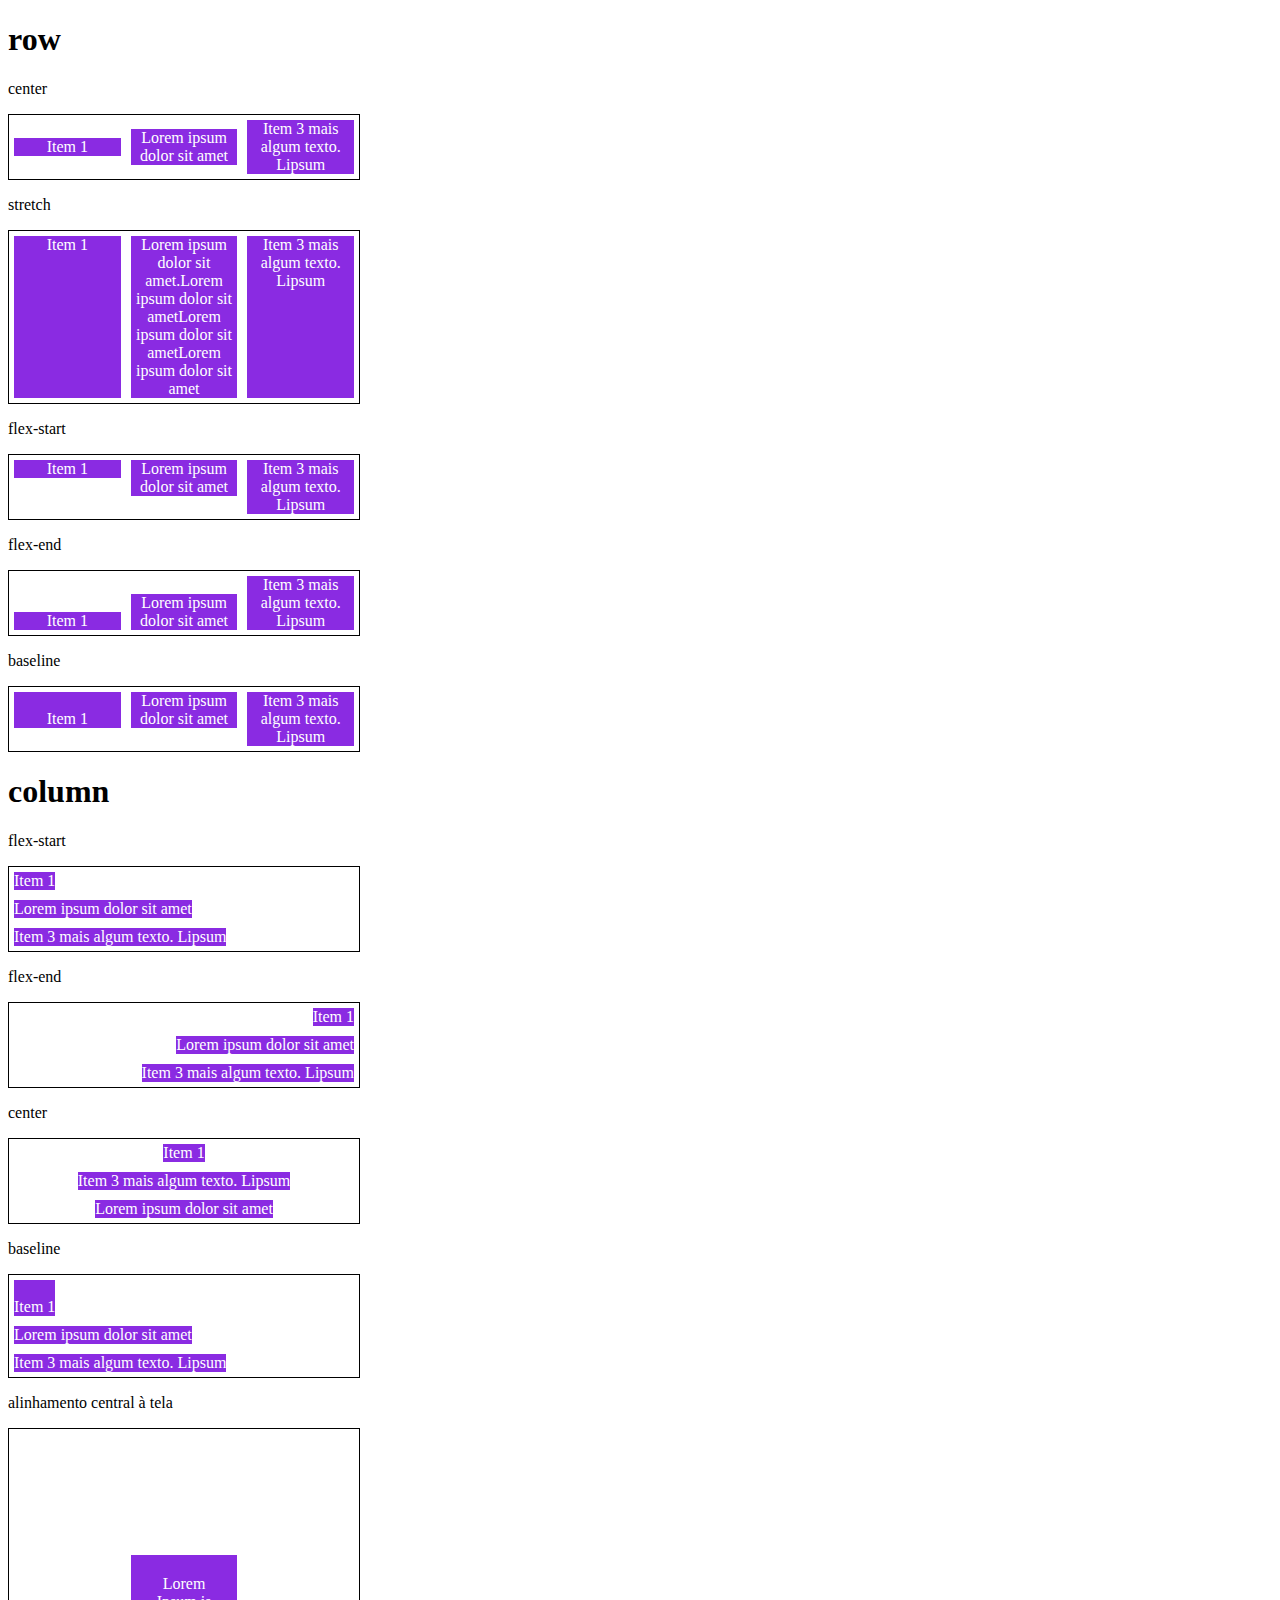
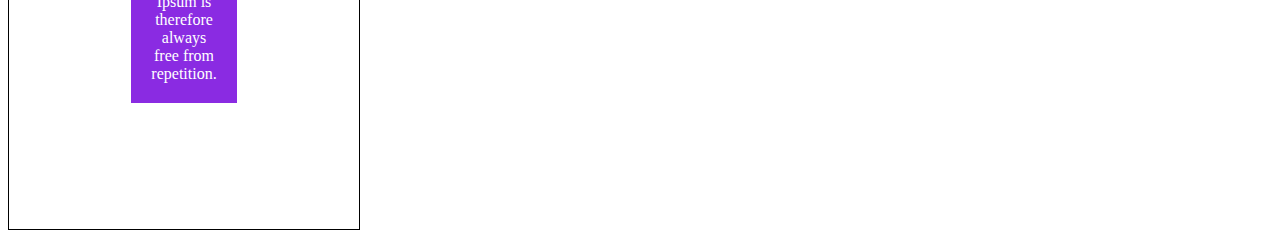
<file: Posicionando Elementos Flexbox CSS/Projeto Flexbox/Aulas/5-align-items.html>
<!DOCTYPE html>
<html lang="en">
<head>
    <meta charset="UTF-8">
    <meta name="viewport" content="width=device-width, initial-scale=1.0">
    <title>Fundamentos - align items</title>

    <style>
        .container{
            max-width: 350px;
            border: 1px solid black;
            display: flex;
        }

        .item{
            background-color: blueviolet;
            margin: 5px;
            color: white;
            text-align: center;
            flex: 1;
        }
        
        .center{
            align-items: center;
        }

        .stretch{
            align-items: stretch;
        }

        .start{
            align-items: flex-start;
        }

        .end{
            align-items: flex-end;
        }

        .baseline{
            align-items: baseline;
        }

        .column{
            flex-direction: column;
        }

        .central{
            height: 400px;
            justify-content: center;
        }
        .central .item{
            flex: 0;
            padding: 20px;
        }
    </style>
</head>
<body>
    <h1>row</h1>
    <p>center</p>
    <section class="container center">
        <div class="item">Item 1</div>
        <div class="item">Lorem ipsum dolor sit amet</div>
        <div class="item">Item 3 mais algum texto. Lipsum</div>
    </section>

    <p>stretch</p>
    <section class="container stretch">
        <div class="item">Item 1</div>
        <div class="item">Lorem ipsum dolor sit amet.Lorem ipsum dolor sit ametLorem ipsum dolor sit ametLorem ipsum dolor sit amet</div>
        <div class="item">Item 3 mais algum texto. Lipsum</div>
    </section>

    <p>flex-start</p>
    <section class="container start">
        <div class="item">Item 1</div>
        <div class="item">Lorem ipsum dolor sit amet</div>
        <div class="item">Item 3 mais algum texto. Lipsum</div>
    </section>

    <p>flex-end</p>
    <section class="container end">
        <div class="item">Item 1</div>
        <div class="item">Lorem ipsum dolor sit amet</div>
        <div class="item">Item 3 mais algum texto. Lipsum</div>
    </section>

    <p>baseline</p>
    <section class="container baseline">
        <div class="item"><br>Item 1</div>
        <div class="item">Lorem ipsum dolor sit amet</div>
        <div class="item">Item 3 mais algum texto. Lipsum</div>
    </section>

    <h1>column</h1>
    <p>flex-start</p>
    <section class="container start column">
        <div class="item">Item 1</div>
        <div class="item">Lorem ipsum dolor sit amet</div>
        <div class="item">Item 3 mais algum texto. Lipsum</div>
    </section>

    <p>flex-end</p>
    <section class="container end column">
        <div class="item">Item 1</div>
        <div class="item">Lorem ipsum dolor sit amet</div>
        <div class="item">Item 3 mais algum texto. Lipsum</div>
    </section>

    <p>center</p>
    <section class="container center column">
        <div class="item">Item 1</div>
        <div class="item">Item 3 mais algum texto. Lipsum</div>
        <div class="item">Lorem ipsum dolor sit amet</div>
    </section>

    <p>baseline</p>
    <section class="container baseline column">
        <div class="item"><br>Item 1</div>
        <div class="item">Lorem ipsum dolor sit amet</div>
        <div class="item">Item 3 mais algum texto. Lipsum</div>
    </section>

    <p>alinhamento central à tela</p>
    <section class="container central center">
        <div class="item"> Lorem Ipsum is therefore always free from repetition.</div>
    </section>
</body>
</html>
</file>
<file: Criando a página inicial do Instagran/assets/css/style.css>
* {
  padding: 0;
  margin: 0;
  box-sizing: border-box;
  text-decoration: none;
  font-family: sans-serif;
  font-size: 14px;
}
body {
  width: 100%;
  min-height: 100vh;
  background-color: rgb(243, 243, 243);
  margin: 0;
  padding: 0;
  display: flex;
  justify-content: center;
}
.instagram-wrapper {
  display: flex;
  align-items: center;
  justify-content: start;
  width: 60%;
  height: 100vh;
}

.instagram-phone {
  display: flex;
  align-items: center;
  justify-content: center;
  width: 50%;
}

.instagram-phone img {
  height: 50rem;
}

.instagram-continue {
  display: flex;
  align-items: center; /* horizontal */
  justify-content: space-around; /* vertical */
  flex-direction: column;
  width: 50%;
  min-height: 34rem;
}

.group {
  display: flex;
  justify-content: space-between;
  align-items: center;
  flex-direction: column;
  background-color: #ffffff;
  width: 100%;
  padding: 1.3rem 0;
  border: 1px solid lightgray;
}

.group:nth-child(1) {
  min-height: 19rem;
}

.instagram-logo {
  height: 3rem;
}

.profile-photo {
  display: flex;
  justify-content: center;
  align-items: center;
  border-radius: 50%;
  overflow: hidden;
}

.profile-photo img {
  height: 6rem;
}

.instagram-login {
  background-color: #0095f6;
  color: #ffffff;
  padding: 8px;
  border-radius: 4px;
}

.instagram-logout {
  color: #0095f6;
  margin-top: 1rem;
}

.not-account {
  color: rgb(160, 160, 160);
}

.link-blue {
  color: #0095f6;
}

.get-the-app {
  display: flex;
  flex-direction: column;
  align-items: center;
  justify-content: center;
  width: 100%;
  padding: 1.3rem 0;
}

.download {
  display: flex;
  width: 100%;
  justify-content: space-evenly;
  align-items: center;
  padding: 1rem;
}

.app-download {
  height: 3rem;
  width: 10rem;
  background-size: cover;
}

.app-download:nth-child(1) {
  background-image: url("../img/apple-button.png");
}

.app-download:nth-child(2) {
  background-image: url("../img/googleplay-button.png");
}

/* media queries */

@media (max-width: 1024px) {
  .instagram-wrapper {
    width: 90%;
  }
}

@media (max-width: 650px) {
  body {
    background-color: #ffffff;
  }

  .instagram-wrapper {
    width: 90%;
  }

  .instagram-phone {
    display: none;
  }

  .instagram-continue {
    width: 100%;
  }

  .group {
    border: 1px solid transparent;
  }
}
</file>
<file: Introdução ao JavaScript/Contador/css/sytle.css>
* {
  margin: 0;
  padding: 0;
  box-sizing: border-box;
}
body {
  background-color: aqua;
  margin-top: 150px;
  display: flex;
  justify-content: center;
  align-items: center;
  text-align: center;
}
div h1 {
  margin: 10px;
}
div span {
  margin: 0 10px;
  font-size: 25px;
}
div button {
  font-size: 15px;
  background-color: bisque;
  padding: 10px;
  border-radius: 30%;
}
div button:hover {
  cursor: pointer;
  background-color: rgb(130, 18, 90);
}
</file>
<file: Introdução ao JavaScript/To-do-List/css/style.css>
@import url("https://fonts.googleapis.com/css2?family=Open+Sans:wght@300;600&display=swap");

* {
  font-family: "Open Sans", sans-serif;
}

body {
  display: flex;
  align-items: center;
  justify-content: center;
  flex-direction: column;
}

button {
  border: 1px solid rgb(105, 197, 255);
  border-radius: 5px;
  background-color: rgb(227, 248, 255);
  color: rgb(105, 197, 255);
  text-align: center;
  padding: 5px;
}

input[type="text"] {
  padding: 5px;
  border-radius: 5px;
  border: 1px solid black;
}

#tasks {
  display: flex;
  flex-direction: column;
  margin-top: 20px;
}

.task-item {
  display: flex;
  align-items: center;
  margin-bottom: 10px;
}

:checked + label {
  text-decoration: line-through;
  color: grey;
}
</file>
<file: Posicionando Elementos Flexbox CSS/flex-projeto/css/style.css>
* {
  margin: 0;
  padding: 0;
  font-family: "Open Sans", sans-serif;
}
header {
  background-color: #122a57;
  display: flex;
  align-items: center;
}
.flex-container {
  display: flex;
  max-width: 992px;
  min-width: 320px;
  margin: 0 auto;
  width: 100%;
}
.menu {
  justify-content: space-between;
  margin-top: 10px;
  margin-bottom: 20px;
  color: #fff;
}
ul {
  list-style: none;
  margin: 0;
  padding: 0;
}
.list-items {
  align-items: center;
  display: flex;
  max-width: 260px;
  width: 100%;
  justify-content: space-between;
}
ul li a {
  text-decoration: none;
  color: #fff;
}
.apresentacao {
  align-items: center;
  height: 70vh;
  justify-content: space-between;
  color: #122a57;
}
div img {
  width: 100%;
}
.texto-apresentacao {
  min-height: 200px;
}
.texto-apresentacao h1 {
  color: #122a57;
  font-size: 48px;
  margin-bottom: 10px;
}
.texto-apresentacao p {
  margin-bottom: 12px;
  color: #0e0d0d;
}
.btn {
  text-decoration: none;
  background-color: #122a57;
  color: #fff;
  display: block;
  text-align: center;
  border-radius: 5%;
  line-height: 50px;
  margin: 5px auto;
  height: 50px;
  width: 150px;
}
.texto-apresentacao a:hover {
  color: aqua;
  transition: all 1.5 ease-in-out;
}

#quem-somos {
  flex-direction: row-reverse;
  align-items: center;
  justify-content: space-between;
}
#quem-somos img {
  width: 100%;
  margin: auto;
}
#quem-somos h2 {
  color: #122a57;
  display: flex;
  font-size: 42px;
  align-items: center;
  margin-bottom: 10px;
}
#quem-somos h2::before {
  content: "";
  margin-right: 5px;
  height: 40px;
  width: 5px;
  background-color: #122a57;
  position: relative;
}
#quem-somos p {
  margin-bottom: 15px;
  width: 80%;
}
.imagem-quemSomos {
  min-width: 600px;
  width: 100%;
}
.container-externo {
  background-color: #122a57;
  width: 100%;
  padding-bottom: 15px;
}
#servicos {
  flex-direction: column;
  padding-top: 15px;
  padding-bottom: 10px;
}
#servicos h2 {
  color: #fff;
  font-size: 32px;
  margin-bottom: 20px;
}
.lista-servicos {
  display: flex;
  justify-content: space-around;
}
.lista-servicos .items-servicos {
  text-align: center;
}
.items-servicos img {
  width: 200px;
}
.items-servicos p {
  align-items: center;
  text-align: center;
  color: #e5e5e5;
  font-weight: 700;
  margin-top: 10px;
  padding: 15px;
}
.btn-servicos {
  width: 220px;
  background-color: #e5e5e5;
  color: #0e0d0d;
  border-radius: 5%;
  height: 40%;
  padding: 10px;
  border-radius: 5%;
  line-height: 50px;

  text-decoration: none;
}
#planos {
  flex-direction: column;
  min-height: 70vh;
}
#planos h2 {
  padding: 40px;
}
.lista-planos {
  display: flex;
  align-items: flex-end;
}
.item-plano {
  margin: 15px;
  flex: 1;
  border: 5px solid #122a57;
  margin-right: 5px;
}
.item-plano h3 {
  font-size: 24px;
  display: flex;
  flex-direction: column;
  padding: 10%;
  text-align: center;
}
.item-plano h3::after {
  content: "";
  background-color: #122a57;
  width: 100%;
  height: 3px;
  margin-top: 20px;
}
.item-plano ul {
  display: flex;
  flex-direction: column;
  padding: 10px 20px;
}
.item-plano ul li {
  display: flex;
  padding: 10px;
  flex-wrap: nowrap;
  align-items: center;
}
.item-plano ul li::before {
  background-color: #122a57;
  content: "";
  width: 10px;
  height: 10px;
  margin-right: 5px;
}
.item-plano .btn {
  margin: 10px auto;
}
footer {
  background-color: #122a57;
  height: 70px;
  display: flex;
  align-items: center;
  text-align: center;
}
.rodape {
  color: #e5e5e5;
  justify-content: center;
}
.rodape p {
  margin: 5px;
  line-height: 15px;
}
</file>
<file: Posicionando Elementos Flexbox CSS/flex-projeto/css/mediaqueria.css>
@media (max-width: 550px) {
  .flex-container {
    flex-direction: column;
  }
  .menu {
    align-items: center;
    text-align: center;
    justify-content: center;
  }
  .list-items a {
    justify-content: center;
  }
  .apresentacao {
    flex-direction: column-reverse;
    margin: 10px auto;
    height: 100%;
  }
  .apresentacao .texto-apresentacao {
    width: 100%;
  }
  .texto-apresentacao h1 {
    align-items: center;
    text-align: center;
  }
  .texto-apresentacao p {
    font-size: 16px;
    font-weight: 700;
    align-items: center;
    text-align: center;
    margin-left: 0 auto;
  }
  .texto-apresentacao btn {
    align-items: center;
    text-align: center;
    margin: 0 auto;
  }
  #quem-somos {
    flex-direction: column;
  }
  .titulo-quemSomos h2 {
    justify-content: center;
    margin: 0 auto;
  }
  .titulo-quemSomos p {
    text-align: center;
    margin: 15px auto;
    font-size: 16px;
    font-weight: 400;
    justify-content: center;
  }
  .imagem-quemSomos {
    min-width: 300px;
    width: 100%;
  }

  .lista-servicos {
    flex-direction: column;
    margin-bottom: 15px;
    background-color: #122a57;
  }
  .items-servicos img {
    width: 50%;
    margin: 30px auto;
  }
  .btn-servicos {
    padding-bottom: 10px;
    margin-bottom: 10px;
  }
  .lista-planos {
    flex-direction: column;
    align-items: flex-start;
    margin: 20px auto;
  }
  .lista-planos .item-plano {
    max-width: 90%;
    margin: auto;
    width: 100%;
    margin-bottom: 20px;
  }
}
@media (max-width: 1024px) {
  .flex-container {
    justify-content: space-around;
    margin: 0 auto;
  }
  .menu {
    justify-content: space-around;
  }
}
@media (max-width: 880px) {
  .flex-container {
    justify-content: space-evenly;
  }
  .apresentacao {
    flex-direction: column-reverse;
    width: 100%;
  }
  .apresentacao img {
    max-width: 400px;
  }
  #quem-somos {
    flex-direction: column;
  }
  .titulo-quemSomos h2 {
    justify-content: center;
    margin: 0 auto;
  }
  .titulo-quemSomos p {
    text-align: center;
    margin: 15px auto;
    font-size: 16px;
    font-weight: 400;
    justify-content: center;
  }
  .imagem-quemSomos {
    min-width: 300px;
    width: 100%;
  }
}
</file>
